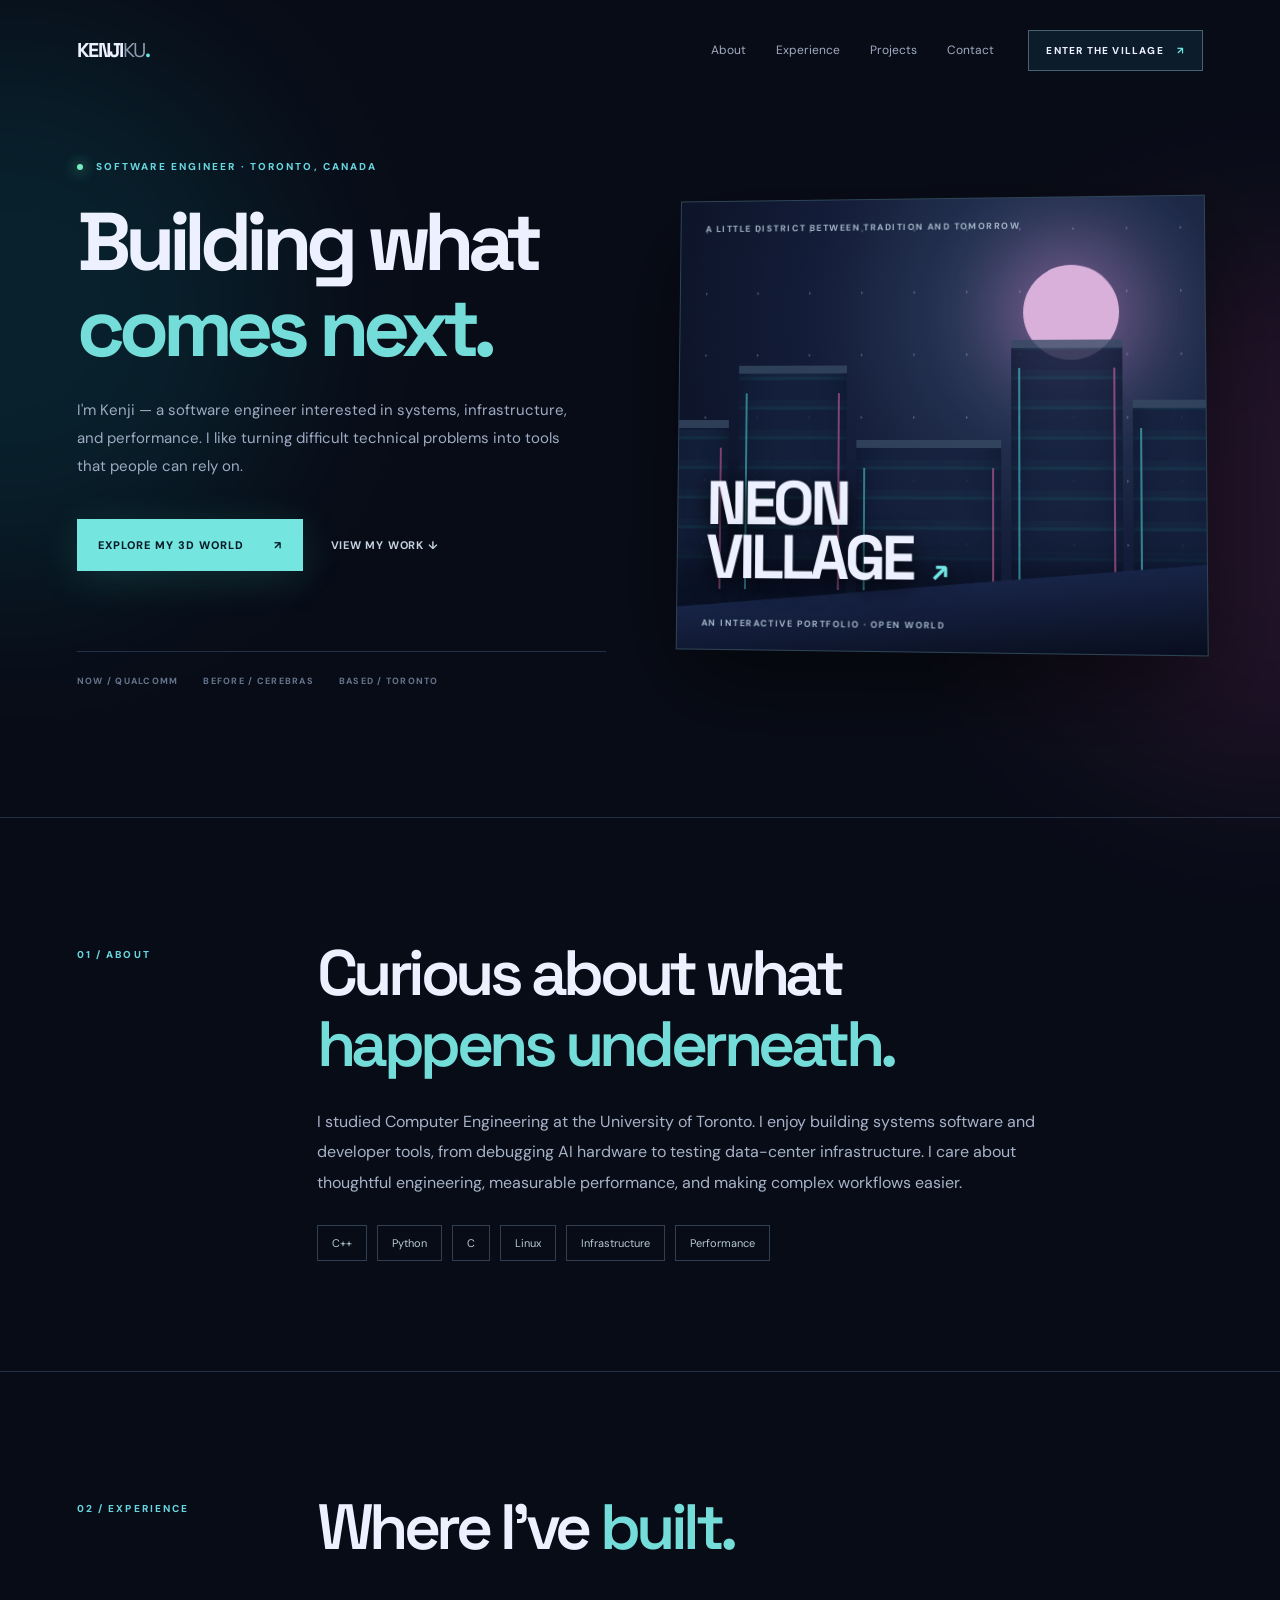
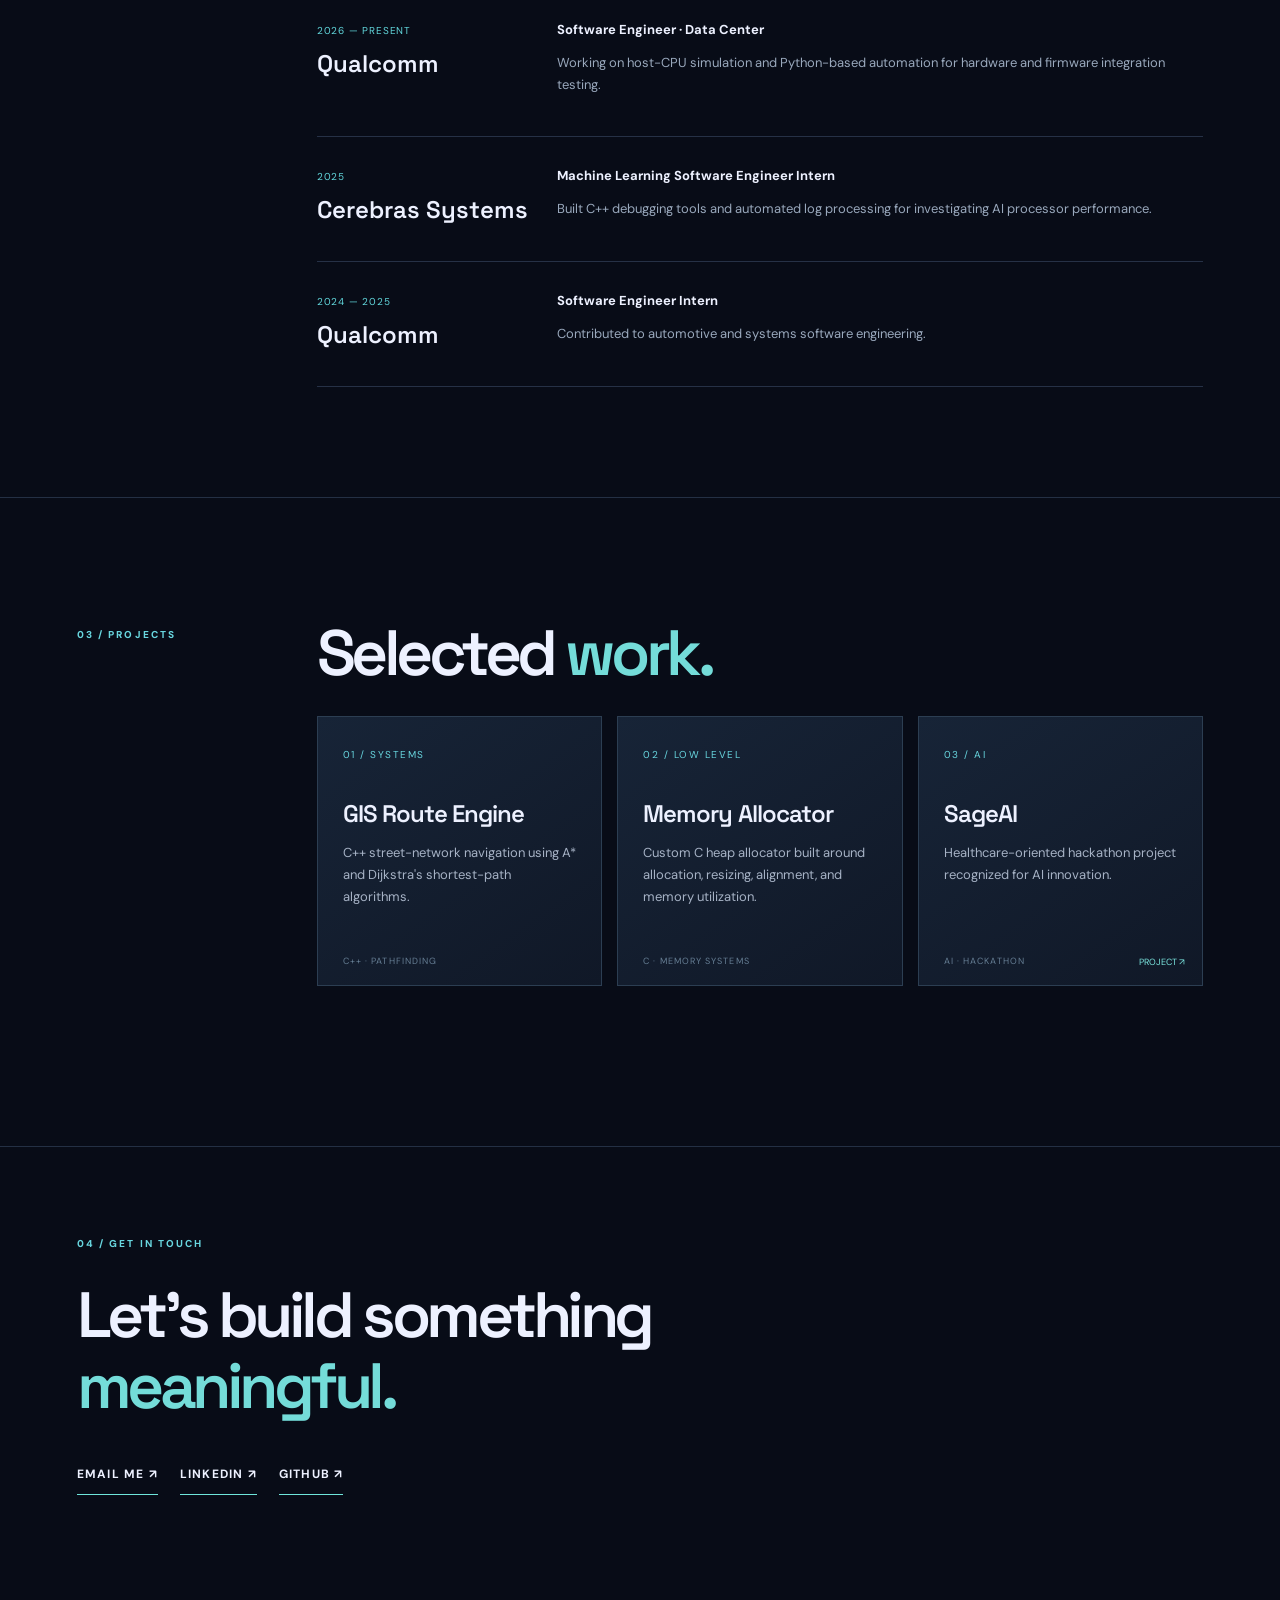
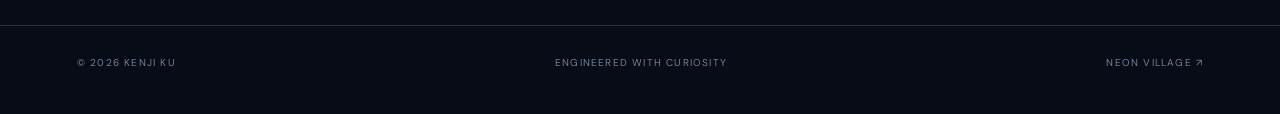
<file: index.html>
<!doctype html><html lang="en"><head><meta charset="utf-8"><meta name="viewport" content="width=device-width,initial-scale=1"><meta name="theme-color" content="#070b17"><meta name="description" content="Kenji Ku — software engineer. Explore the Neon Village interactive 3D portfolio or browse the classic portfolio."><title>Kenji Ku — Software Engineer</title><link rel="stylesheet" href="src/site.css"></head>
<body class="home-page"><div class="ambient one"></div><div class="ambient two"></div><header class="nav shell"><a class="wordmark" href="index.html">KENJI<span>KU</span><i>.</i></a><nav><a href="#about">About</a><a href="#experience">Experience</a><a href="#projects">Projects</a><a href="#contact">Contact</a></nav><a class="nav-cta" href="explore.html">ENTER THE VILLAGE <span>↗</span></a></header><main>
<section class="hero shell"><div class="hero-copy"><div class="eyebrow"><span class="live-dot"></span> SOFTWARE ENGINEER · TORONTO, CANADA</div><h1>Building what<br><em>comes next.</em></h1><p>I'm Kenji — a software engineer interested in systems, infrastructure, and performance. I like turning difficult technical problems into tools that people can rely on.</p><div class="hero-actions"><a href="explore.html" class="primary-button">EXPLORE MY 3D WORLD <span>↗</span></a><a class="text-button" href="#projects">VIEW MY WORK ↓</a></div><div class="hero-meta"><span>NOW / QUALCOMM</span><span>BEFORE / CEREBRAS</span><span>BASED / TORONTO</span></div></div><a class="hero-preview" href="explore.html" aria-label="Enter Neon Village"><div class="preview-stars"></div><div class="preview-moon"></div><div class="preview-city"><div class="tower t1"></div><div class="tower t2"></div><div class="tower t3"></div><div class="tower t4"></div><div class="tower t5"></div></div><div class="preview-floor"></div><span class="preview-kicker">A LITTLE DISTRICT BETWEEN TRADITION AND TOMORROW</span><div class="preview-title">NEON<br>VILLAGE<span>↗</span></div><span class="preview-bottom">AN INTERACTIVE PORTFOLIO · OPEN WORLD</span></a></section>
<section class="content-section shell" id="about"><div class="section-label">01 / ABOUT</div><div class="section-body"><h2>Curious about what<br><em>happens underneath.</em></h2><p>I studied Computer Engineering at the University of Toronto. I enjoy building systems software and developer tools, from debugging AI hardware to testing data-center infrastructure. I care about thoughtful engineering, measurable performance, and making complex workflows easier.</p><div class="pill-row"><span>C++</span><span>Python</span><span>C</span><span>Linux</span><span>Infrastructure</span><span>Performance</span></div></div></section>
<section class="content-section shell" id="experience"><div class="section-label">02 / EXPERIENCE</div><div class="section-body"><h2>Where I've <em>built.</em></h2><article class="experience-row"><div><small>2026 — PRESENT</small><h3>Qualcomm</h3></div><div><strong>Software Engineer · Data Center</strong><p>Working on host-CPU simulation and Python-based automation for hardware and firmware integration testing.</p></div></article><article class="experience-row"><div><small>2025</small><h3>Cerebras Systems</h3></div><div><strong>Machine Learning Software Engineer Intern</strong><p>Built C++ debugging tools and automated log processing for investigating AI processor performance.</p></div></article><article class="experience-row"><div><small>2024 — 2025</small><h3>Qualcomm</h3></div><div><strong>Software Engineer Intern</strong><p>Contributed to automotive and systems software engineering.</p></div></article></div></section>
<section class="content-section shell" id="projects"><div class="section-label">03 / PROJECTS</div><div class="section-body"><h2>Selected <em>work.</em></h2><div class="project-grid"><article class="project-card"><span>01 / SYSTEMS</span><h3>GIS Route Engine</h3><p>C++ street-network navigation using A* and Dijkstra's shortest-path algorithms.</p><footer>C++ · PATHFINDING</footer></article><article class="project-card"><span>02 / LOW LEVEL</span><h3>Memory Allocator</h3><p>Custom C heap allocator built around allocation, resizing, alignment, and memory utilization.</p><footer>C · MEMORY SYSTEMS</footer></article><article class="project-card"><span>03 / AI</span><h3>SageAI</h3><p>Healthcare-oriented hackathon project recognized for AI innovation.</p><footer>AI · HACKATHON</footer><a href="https://devpost.com/software/sageai" target="_blank" rel="noopener noreferrer">PROJECT ↗</a></article></div></div></section>
<section class="contact-section shell" id="contact"><div class="eyebrow">04 / GET IN TOUCH</div><h2>Let's build something<br><em>meaningful.</em></h2><div class="contact-actions"><a href="mailto:kenji270403@gmail.com">EMAIL ME ↗</a><a href="https://www.linkedin.com/in/kenji-ku/" target="_blank" rel="noopener noreferrer">LINKEDIN ↗</a><a href="https://github.com/kukenji" target="_blank" rel="noopener noreferrer">GITHUB ↗</a></div></section></main><footer class="footer shell"><span>© 2026 KENJI KU</span><span>ENGINEERED WITH CURIOSITY</span><a href="explore.html">NEON VILLAGE ↗</a></footer></body></html>
</file>
<file: src/site.css>
@import url('https://fonts.googleapis.com/css2?family=DM+Sans:wght@400;500;600;700;800&family=Space+Grotesk:wght@400;500;600;700&display=swap');
:root{font-family:'DM Sans',Arial,sans-serif;color:#edf1ff;background:#080c17;font-synthesis:none}*{box-sizing:border-box}html{scroll-behavior:smooth}body{margin:0}button,a{font:inherit}button{cursor:pointer}a{color:inherit;text-decoration:none}button:focus-visible,a:focus-visible{outline:2px solid #7cefe9;outline-offset:4px}::selection{background:#65eee4;color:#071b29}.shell{max-width:1320px;padding:0 6%;margin:auto}.home-page{background:#080c17;overflow-x:hidden}.ambient{pointer-events:none;position:absolute;border-radius:50%;filter:blur(90px);opacity:.12}.ambient.one{background:#0db9c6;width:550px;height:550px;top:35px;left:-270px}.ambient.two{background:#dc47ac;width:520px;height:520px;right:-250px;top:250px}.nav{height:100px;display:flex;align-items:center;gap:34px;position:relative;z-index:2}.wordmark{font:700 20px 'Space Grotesk';letter-spacing:-.08em;white-space:nowrap}.wordmark span{font-weight:400;color:#8d9aae}.wordmark i{font-style:normal;color:#64e4e3}.nav nav{display:flex;gap:30px;margin-left:auto}.nav nav a{font-size:12px;color:#a1acc2}.nav nav a:hover{color:#fff}.nav-cta{border:1px solid #476372;background:#0d1c2b;padding:13px 17px;font-size:10px;font-weight:800;letter-spacing:.12em;white-space:nowrap}.nav-cta span{color:#67e6e1;margin-left:10px}.hero{min-height:650px;padding-top:60px;padding-bottom:130px;display:grid;grid-template-columns:1fr 1fr;align-items:center;gap:6%;position:relative}.eyebrow,.section-label{color:#68d6df;font-size:10px;letter-spacing:.21em;font-weight:800}.live-dot,.online-dot,.mini-status{display:inline-block;width:6px;height:6px;background:#75edc1;border-radius:50%;box-shadow:0 0 13px #75edc1;margin-right:9px}.hero h1{font-family:'Space Grotesk';font-size:clamp(56px,6.4vw,93px);letter-spacing:-.075em;line-height:1.05;margin:26px 0}.hero h1 em,.content-section h2 em,.contact-section h2 em{font-style:normal;color:#74dcd9}.hero-copy>p{max-width:490px;color:#9eabc2;line-height:1.85;font-size:15px}.hero-actions{display:flex;align-items:center;gap:28px;margin-top:39px}.primary-button{display:flex;align-items:center;gap:30px;background:#75e6df;color:#071a27;padding:19px 21px;font-weight:800;font-size:11px;letter-spacing:.09em;box-shadow:0 8px 40px #3ccab12a}.primary-button:hover{background:#a3fff0}.text-button{font-size:11px;letter-spacing:.07em;font-weight:700;color:#c6d1e0}.hero-meta{border-top:1px solid #243044;display:flex;flex-wrap:wrap;gap:25px;margin-top:80px;padding-top:23px;font-size:9px;font-weight:700;letter-spacing:.14em;color:#66768e}.hero-preview{display:block;position:relative;height:455px;overflow:hidden;border:1px solid #2d4557;background:radial-gradient(circle at 72% 26%,#324566,#141d39 48%,#080e1e 100%);box-shadow:0 35px 90px #0008;transform:perspective(900px) rotateY(-3deg) rotateX(2deg);transition:transform .25s}.hero-preview:hover{transform:perspective(900px) rotateY(0deg)}.preview-stars{position:absolute;inset:0;background-image:radial-gradient(#d4dfff 1px,transparent 1px);background-size:53px 63px;opacity:.25}.preview-moon{position:absolute;width:95px;height:95px;background:#d9b0da;box-shadow:0 0 80px 24px #e283cf65;border-radius:50%;right:16%;top:15%}.preview-city{position:absolute;inset:100px -20px 40px;display:flex;gap:10px;align-items:end;justify-content:center;opacity:.78}.tower{height:210px;background:repeating-linear-gradient(0deg,#15213d 0 20px,#17374c 21px 23px,#172742 24px 30px);border-top:8px solid #374a63;box-shadow:inset 0 -50px 30px #0a1226;position:relative}.tower:after{content:'';position:absolute;inset:20px 7px 20px;border-left:2px solid #4ed6de;border-right:2px solid #dc66aa;opacity:.7}.t1{width:70px;height:190px}.t2{width:110px;height:245px}.t3{width:145px;height:170px}.t4{width:110px;height:270px}.t5{width:90px;height:210px}.preview-floor{height:95px;position:absolute;bottom:-30px;left:-40px;right:-40px;background:linear-gradient(0deg,#070c1a,#182447);transform:skewY(-5deg)}.preview-kicker,.preview-bottom{position:absolute;font-size:9px;letter-spacing:.16em;font-weight:700;color:#a5b7c8}.preview-kicker{top:22px;left:25px}.preview-bottom{bottom:20px;left:25px}.preview-title{position:absolute;left:29px;bottom:65px;font:700 62px/.87 'Space Grotesk';letter-spacing:-.065em;text-shadow:0 6px 25px #000}.preview-title span{font-size:28px;color:#72e8e6;margin-left:20px}.content-section{display:grid;grid-template-columns:190px 1fr;gap:50px;padding-top:120px;padding-bottom:110px;border-top:1px solid #243044}.section-label{padding-top:10px}.content-section h2,.contact-section h2{font:600 clamp(38px,5vw,67px)/1.1 'Space Grotesk';letter-spacing:-.07em;margin:0 0 28px}.section-body>p{max-width:770px;color:#a7b3c8;font-size:16px;line-height:1.9}.pill-row{display:flex;gap:10px;flex-wrap:wrap;margin-top:27px}.pill-row span{padding:10px 14px;border:1px solid #304052;color:#b7cad4;font-size:11px}.experience-row{display:grid;grid-template-columns:220px 1fr;gap:20px;padding:27px 0;border-bottom:1px solid #263146}.experience-row small{font-size:10px;letter-spacing:.08em;color:#62d8dd}.experience-row h3{margin:9px 0;font:600 24px 'Space Grotesk'}.experience-row strong{font-size:13px}.experience-row p{color:#99a8bc;line-height:1.7;font-size:13px;max-width:620px}.project-grid{display:grid;grid-template-columns:repeat(3,minmax(0,1fr));gap:15px}.project-card{min-height:270px;background:linear-gradient(145deg,#172437,#101827);border:1px solid #2c3e52;padding:25px;position:relative;transition:transform .2s}.project-card:hover{transform:translateY(-4px);border-color:#5ba2aa}.project-card>span{font-size:10px;color:#68d6df;letter-spacing:.15em}.project-card h3{font:600 24px 'Space Grotesk';letter-spacing:-.04em;margin:35px 0 10px}.project-card p{font-size:13px;color:#a6b2c5;line-height:1.7}.project-card footer{position:absolute;bottom:18px;font-size:9px;letter-spacing:.12em;color:#667e94}.project-card>a{position:absolute;right:17px;bottom:17px;font-size:9px;color:#7be6df}.contact-section{margin-top:50px;padding-top:90px;padding-bottom:130px;border-top:1px solid #243044}.contact-section h2{margin-top:30px}.contact-actions{display:flex;gap:22px;flex-wrap:wrap;margin-top:45px}.contact-actions a{padding-bottom:12px;border-bottom:1px solid #6fe6db;font-weight:700;font-size:12px;letter-spacing:.1em}.footer{display:flex;justify-content:space-between;gap:20px;padding-top:30px;padding-bottom:45px;border-top:1px solid #263247;color:#718199;font-size:10px;letter-spacing:.12em}@media(max-width:850px){.nav nav{display:none}.nav-cta{margin-left:auto}.hero{grid-template-columns:1fr;padding-top:25px;gap:38px}.hero-preview{height:375px}.hero-meta{margin-top:42px}.content-section{grid-template-columns:1fr;gap:28px;padding-top:80px;padding-bottom:80px}.project-grid{grid-template-columns:1fr}.project-card{min-height:225px}.experience-row{grid-template-columns:1fr;gap:4px}.footer{flex-wrap:wrap}}@media(max-width:500px){.shell{padding-left:23px;padding-right:23px}.nav{height:80px}.nav-cta{padding:11px;font-size:9px}.hero h1{font-size:55px}.hero-actions{align-items:flex-start;flex-direction:column}.hero-preview{height:325px}.preview-title{font-size:49px}.hero-meta{gap:12px}}
</file>
